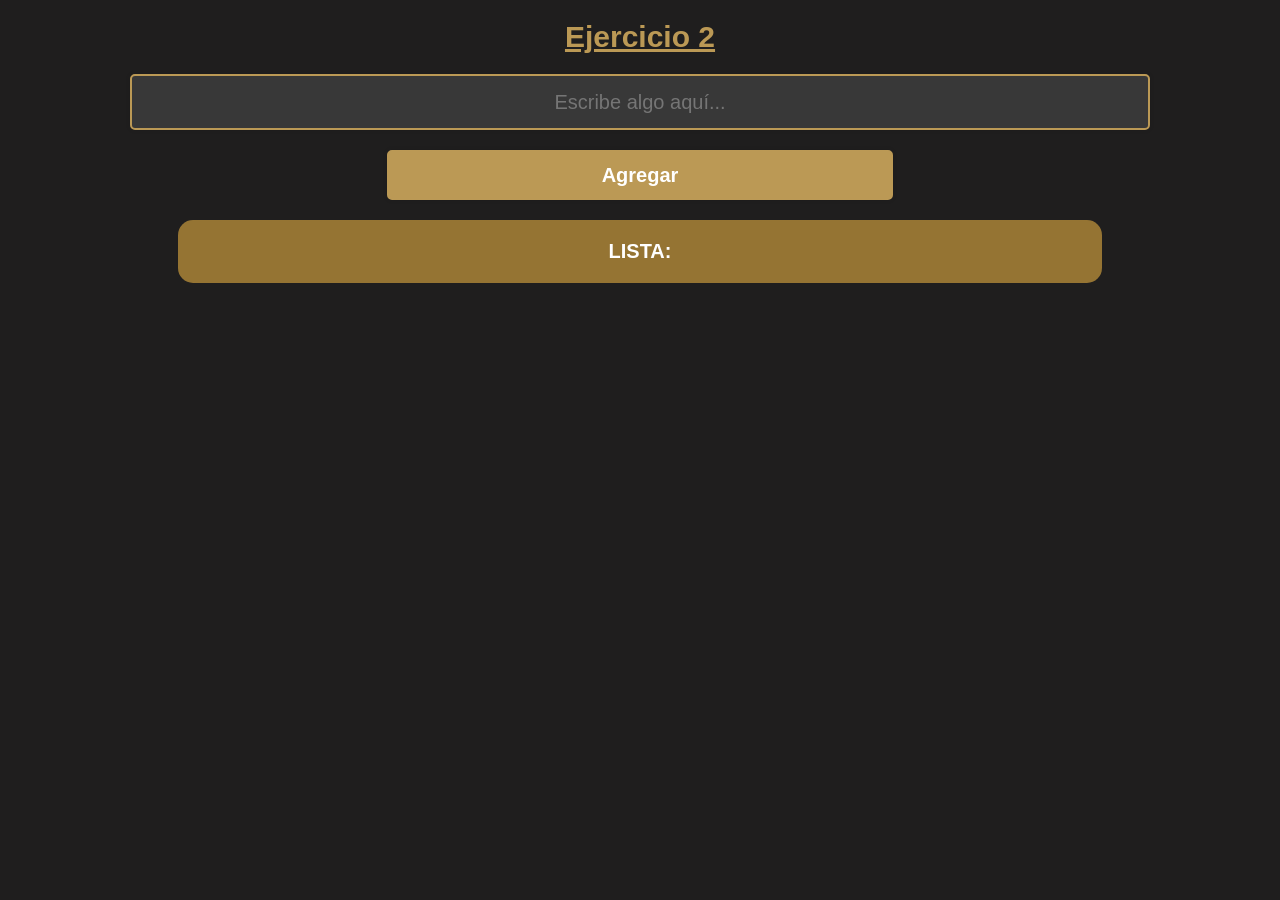
<file: TP2/Ejercicio 2/index.html>
<!DOCTYPE html>
<html lang="en">
<head>
    <meta charset="UTF-8">
    <meta name="viewport" content="width=device-width, initial-scale=1.0">
    <title>Ejercicio 2</title>
    <link rel="stylesheet" href="styles.css">
    <script src="script.js" defer></script>
</head>
<body>

    <h1 class="Titulo">Ejercicio 2</h1>

    <input type="text" id ="inputText" placeholder="Escribe algo aquí...">
    <button id="btn">Agregar</button>

    <ul id="list">LISTA:</ul>
</body>
</html>
</file>
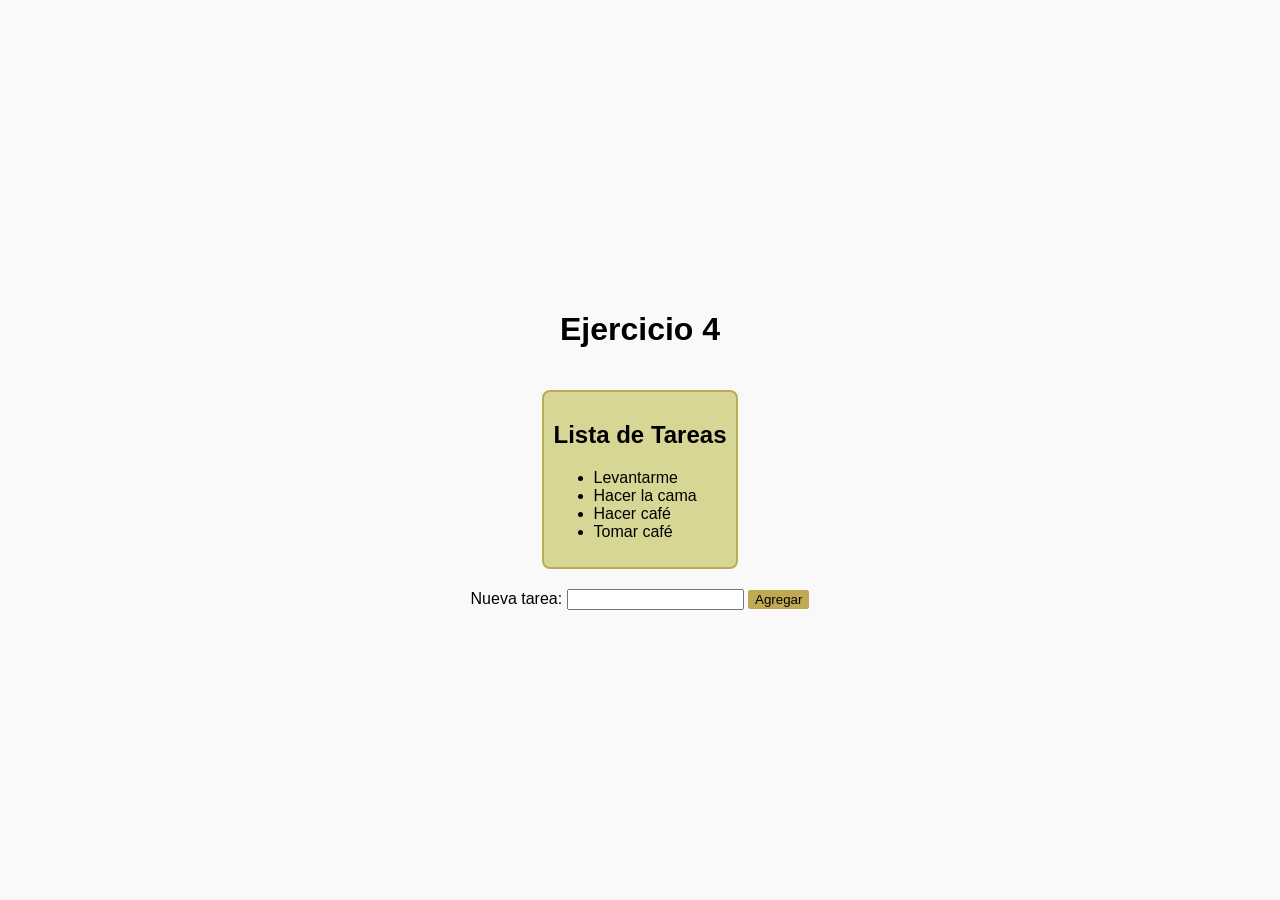
<file: TP2/Ejercicio 4/index.html>
<!DOCTYPE html>
<html lang="es">
<head>
    <meta charset="UTF-8">
    <title>Lista de Tareas</title>
    <link rel="stylesheet" href="styles.css">
    <script src="script.js" defer></script>
</head>
<body>
    <h1>Ejercicio  4</h1>
    <div class= lista> 
        <h2>Lista de Tareas</h2>
        <ul id="listatareas">
            <li>Levantarme</li>
            <li>Hacer la cama</li>
            <li>Hacer café</li>
            <li>Tomar café</li>
        </ul>
    </div>
    <form id="formulario">
        <label for="tarea">Nueva tarea:</label>
        <input type="text" id="tarea" required>
        <button type="submit">Agregar</button>
    </form>
</body>
</html>
</file>
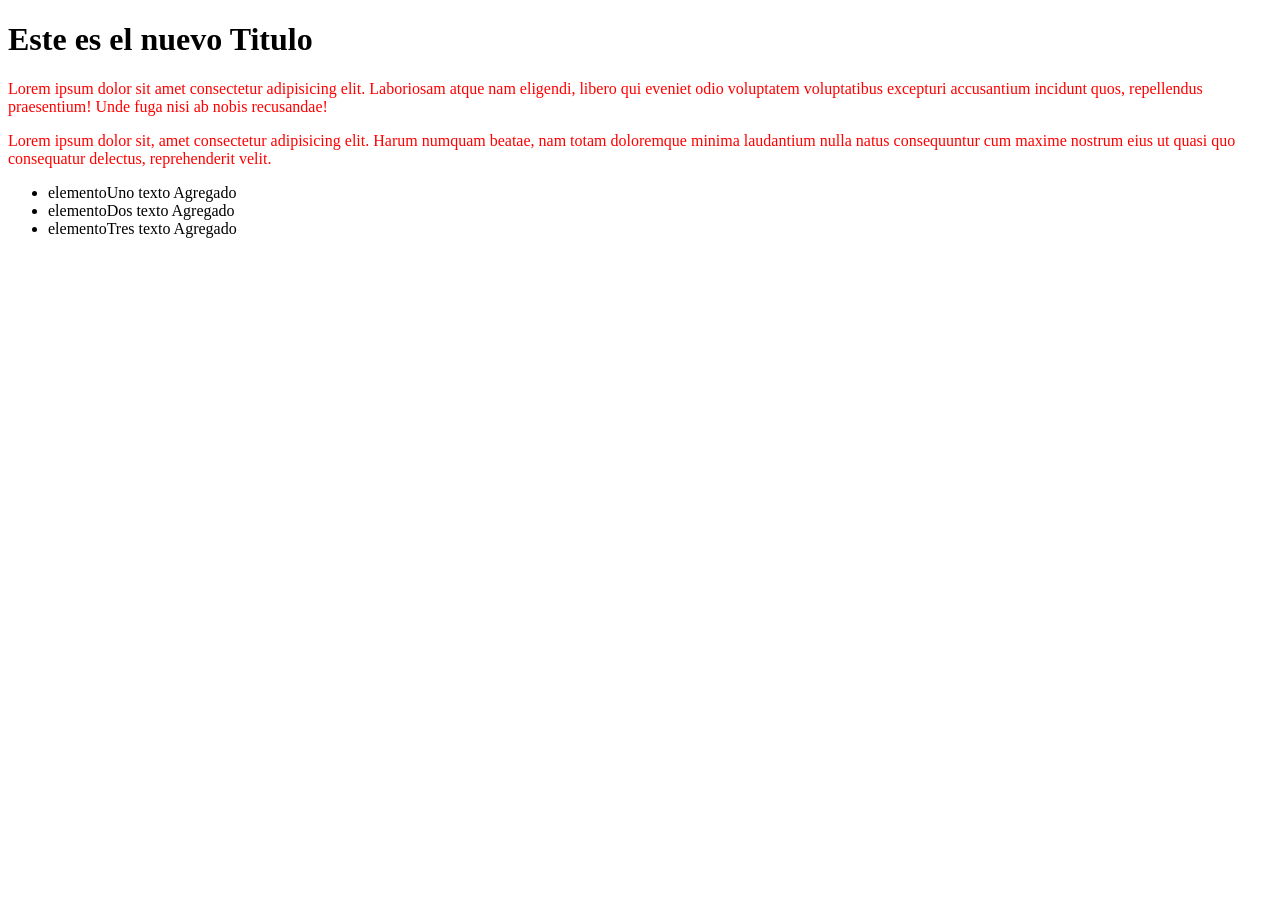
<file: TP2/Ejercicio1/index.html>
<!DOCTYPE html>
<html lang="es">
<head>
    <meta charset="UTF-8">
    <meta name="viewport" content="width=device-width, initial-scale=1.0">
    <title>Document</title>
</head>
<body>
    <h1 id="tituloPrincipal">Este es el titulo Principal</h1>
    <p class="parrafo">Lorem ipsum dolor sit amet consectetur adipisicing elit. Laboriosam atque nam eligendi, libero qui eveniet odio voluptatem voluptatibus excepturi accusantium incidunt quos, repellendus praesentium! Unde fuga nisi ab nobis recusandae!</p>
    <p class="parrafo">Lorem ipsum dolor sit, amet consectetur adipisicing elit. Harum numquam beatae, nam totam doloremque minima laudantium nulla natus consequuntur cum maxime nostrum eius ut quasi quo consequatur delectus, reprehenderit velit.</p>
    <div class="contenedor">
        <ul>
            <li>elementoUno</li>
            <li>elementoDos</li>
            <li>elementoTres</li>
        </ul>
    </div>
    <script type="module" src="script.js"></script> 
</body>
</html>
</file>
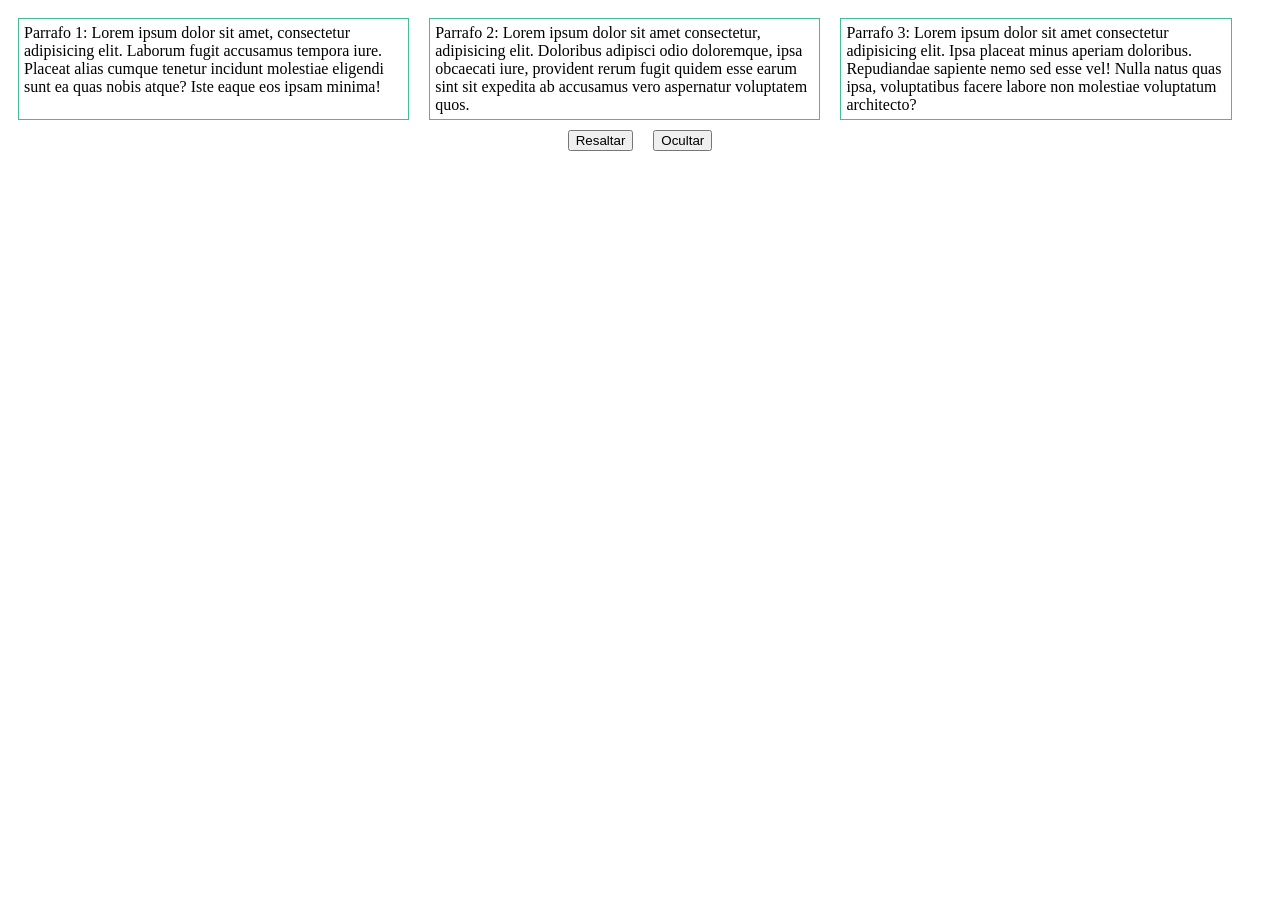
<file: TP2/Ejercicio3/index.html>
<!DOCTYPE html>
<html lang="en">
<head>
    <meta charset="UTF-8">
    <meta name="viewport" content="width=device-width, initial-scale=1.0">
    <link rel="stylesheet" href="styles.css">
    <title>Ejercicio 3</title>
</head>
<body>
    <div class="contenedor-parrafos">
        <p class="parrafo">Parrafo 1: Lorem ipsum dolor sit amet, consectetur adipisicing elit. Laborum fugit accusamus tempora iure. Placeat alias cumque tenetur incidunt molestiae eligendi sunt ea quas nobis atque? Iste eaque eos ipsam minima!</p>
        <p class="parrafo">Parrafo 2: Lorem ipsum dolor sit amet consectetur, adipisicing elit. Doloribus adipisci odio doloremque, ipsa obcaecati iure, provident rerum fugit quidem esse earum sint sit expedita ab accusamus vero aspernatur voluptatem quos.</p>
        <p class="parrafo">Parrafo 3: Lorem ipsum dolor sit amet consectetur adipisicing elit. Ipsa placeat minus aperiam doloribus. Repudiandae sapiente nemo sed esse vel! Nulla natus quas ipsa, voluptatibus facere labore non molestiae voluptatum architecto?</p>
    </div>
    <div class="contenedor-botones">
        <button id="Resaltar">Resaltar</button>
        <button id="Ocultar">Ocultar</button>
    </div>

    <script src="script.js"></script>
</body>
</html>
</file>
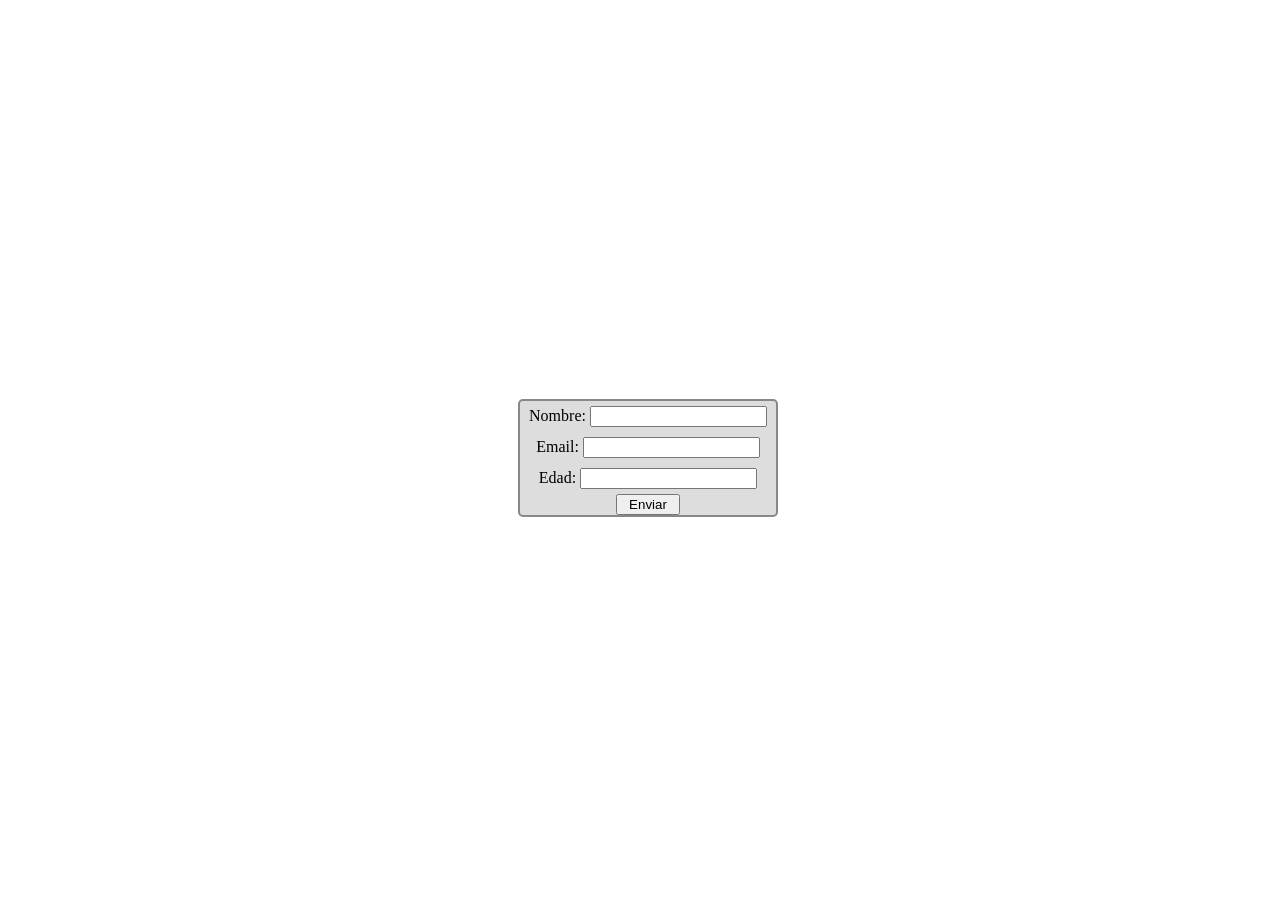
<file: TP2/Ejercicio5/index.html>
<!DOCTYPE html>
<html lang="en">
<head>
    <meta charset="UTF-8">
    <meta name="viewport" content="width=device-width, initial-scale=1.0">
    <link rel="stylesheet" href="styles.css">
    <title>Document</title>
</head>
<body>
    <form id="formulario">
        <div>
            <label for="nombre">Nombre: </label>
            <input type="text" id="nombre">
            <div class="error" id="errorNombre"></div>
        </div>
        <div>
            <label for="email">Email:</label>
            <input type="email" id="email">
            <div class="error" id="errorEmail"></div>
        </div>
        <div>
            <label for="edad">Edad: </label>
            <input type="text" id="edad">
            <div class="error" id="errorEdad"></div>
        </div>
        <button id="enviar" type="submit">Enviar</button>
    </form>

    <script src="script.js"></script>
</body>
</html>
</file>
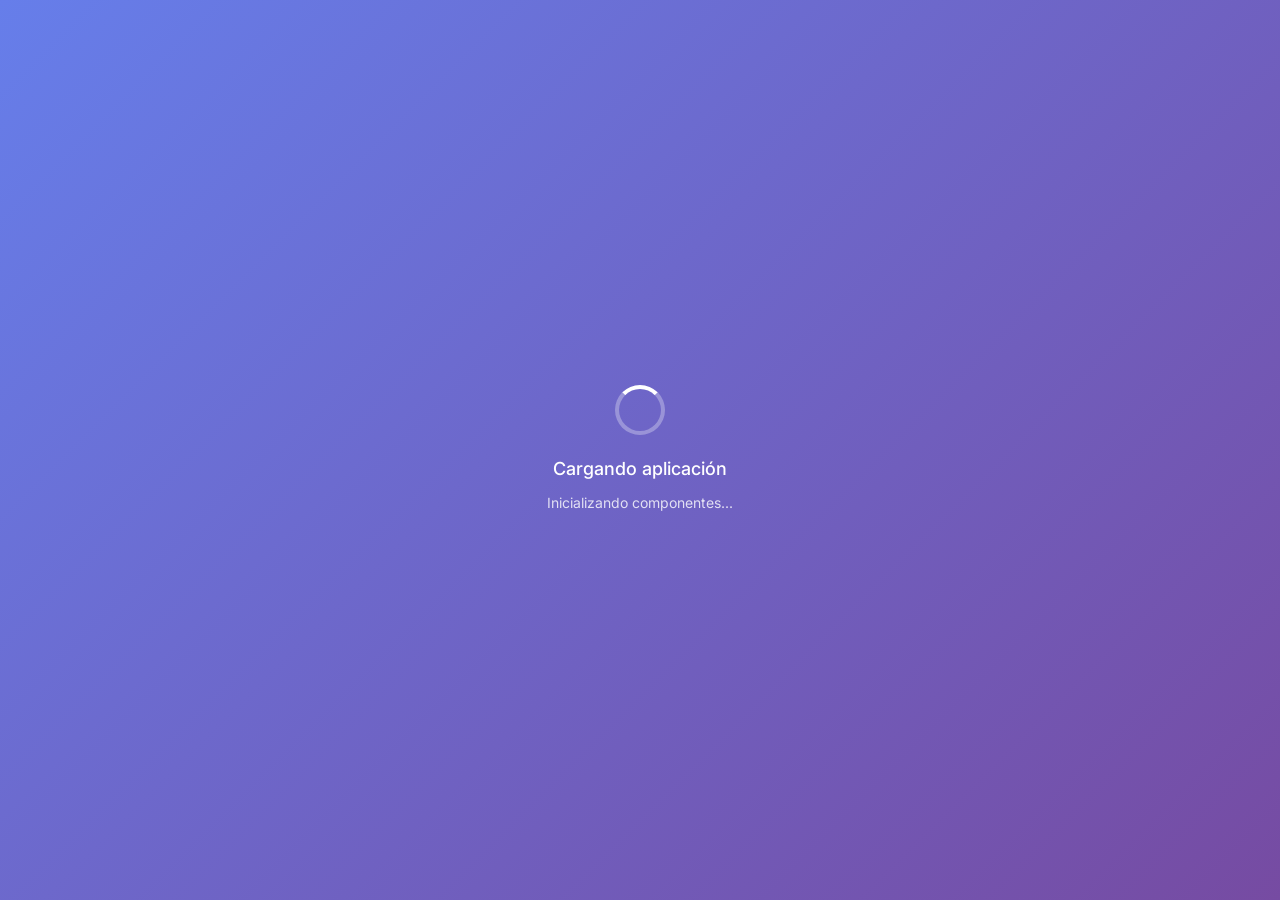
<file: Proyecto-Final/frontend/public/index.html>
<!DOCTYPE html>
<html lang="es">
<head>
  <meta charset="utf-8" />
  <link rel="icon" href="%PUBLIC_URL%/favicon.ico" />
  <meta name="viewport" content="width=device-width, initial-scale=1" />
  <meta name="theme-color" content="#000000" />
  <meta name="description" content="Aplicación web full-stack con React, Express y PostgreSQL" />
  <meta name="author" content="Tu Nombre" />
  
  <!-- Open Graph / Facebook -->
  <meta property="og:type" content="website" />
  <meta property="og:title" content="Mi Aplicación Web" />
  <meta property="og:description" content="Sistema web moderno construido con tecnologías actuales" />
  <meta property="og:image" content="%PUBLIC_URL%/og-image.png" />
  
  <!-- Twitter -->
  <meta property="twitter:card" content="summary_large_image" />
  <meta property="twitter:title" content="Mi Aplicación Web" />
  <meta property="twitter:description" content="Sistema web moderno construido con tecnologías actuales" />
  <meta property="twitter:image" content="%PUBLIC_URL%/twitter-image.png" />

  <!-- Apple Touch Icon -->
  <link rel="apple-touch-icon" href="%PUBLIC_URL%/logo192.png" />
  
  <!-- Manifest for PWA -->
  <link rel="manifest" href="%PUBLIC_URL%/manifest.json" />
  
  <!-- Preconnect to external domains for performance -->
  <link rel="preconnect" href="https://fonts.googleapis.com">
  <link rel="preconnect" href="https://fonts.gstatic.com" crossorigin>
  
  <!-- Google Fonts -->
  <link href="https://fonts.googleapis.com/css2?family=Inter:wght@300;400;500;600;700&display=swap" rel="stylesheet">
  
  <!-- Font Awesome for icons (opcional) -->
  <link rel="stylesheet" href="https://cdnjs.cloudflare.com/ajax/libs/font-awesome/6.4.0/css/all.min.css" integrity="sha512-iecdLmaskl7CVkqkXNQ/ZH/XLlvWZOJyj7Yy7tcenmpD1ypASozpmT/E0iPtmFIB46ZmdtAc9eNBvH0H/ZpiBw==" crossorigin="anonymous" referrerpolicy="no-referrer" />

  <title>Mi Aplicación Web</title>
  
  <!-- Inline CSS para loading spinner y optimizaciones iniciales -->
  <style>
    /* Reset básico */
    * {
      margin: 0;
      padding: 0;
      box-sizing: border-box;
    }

    /* Fuente base */
    body {
      font-family: 'Inter', -apple-system, BlinkMacSystemFont, 'Segoe UI', 'Roboto', 'Oxygen',
        'Ubuntu', 'Cantarell', 'Fira Sans', 'Droid Sans', 'Helvetica Neue',
        sans-serif;
      -webkit-font-smoothing: antialiased;
      -moz-osx-font-smoothing: grayscale;
      background-color: #f8fafc;
      color: #1a202c;
      line-height: 1.6;
    }

    /* Loading spinner mientras carga React */
    .loading-container {
      position: fixed;
      top: 0;
      left: 0;
      width: 100vw;
      height: 100vh;
      background: linear-gradient(135deg, #667eea 0%, #764ba2 100%);
      display: flex;
      flex-direction: column;
      justify-content: center;
      align-items: center;
      z-index: 9999;
    }

    .loading-spinner {
      width: 50px;
      height: 50px;
      border: 4px solid rgba(255, 255, 255, 0.3);
      border-top: 4px solid #ffffff;
      border-radius: 50%;
      animation: spin 1s linear infinite;
      margin-bottom: 20px;
    }

    .loading-text {
      color: white;
      font-size: 18px;
      font-weight: 500;
      text-align: center;
    }

    .loading-subtitle {
      color: rgba(255, 255, 255, 0.8);
      font-size: 14px;
      margin-top: 8px;
    }

    @keyframes spin {
      0% { transform: rotate(0deg); }
      100% { transform: rotate(360deg); }
    }

    /* Fade out animation cuando React toma control */
    .loading-container.fade-out {
      opacity: 0;
      transition: opacity 0.5s ease-out;
    }

    /* No-script fallback */
    .no-script-message {
      background: #fee;
      border: 1px solid #fcc;
      color: #a00;
      padding: 20px;
      margin: 20px;
      border-radius: 8px;
      text-align: center;
      font-weight: 500;
    }

    /* Estilos para desarrollo */
    .development-banner {
      background: linear-gradient(90deg, #ff6b6b, #ee5a24);
      color: white;
      text-align: center;
      padding: 8px;
      font-size: 12px;
      font-weight: 600;
      position: fixed;
      top: 0;
      left: 0;
      right: 0;
      z-index: 10000;
      display: none;
    }

    /* Show development banner only in development */
    body[data-env="development"] .development-banner {
      display: block;
    }

    body[data-env="development"] #root {
      margin-top: 32px;
    }
  </style>
</head>
<body>
<!--<body data-env="%NODE_ENV%"> 
      Banner de desarrollo 
  <div class="development-banner">
    🚧 MODO DESARROLLO - Esta aplicación está en desarrollo local
  </div>   -->

  <!-- Mensaje para usuarios sin JavaScript -->
  <noscript>
    <div class="no-script-message">
      <h2>🚨 JavaScript Requerido</h2>
      <p>Esta aplicación necesita JavaScript para funcionar correctamente.</p>
      <p>Por favor, habilita JavaScript en tu navegador y recarga la página.</p>
      <p>
        <strong>Instrucciones:</strong><br>
        • Chrome/Firefox: Configuración → Privacidad y seguridad → Configuración del sitio → JavaScript<br>
        • Safari: Preferencias → Seguridad → Habilitar JavaScript
      </p>
    </div>
  </noscript>

  <!-- Loading screen mientras React carga -->
  <div id="loading" class="loading-container">
    <div class="loading-spinner"></div>
    <div class="loading-text">Cargando aplicación</div>
    <div class="loading-subtitle">Inicializando componentes...</div>
  </div>

  <!-- Contenedor principal donde React se monta -->
  <div id="root"></div>

  <!-- Script para ocultar loading cuando React esté listo -->
  <script>
    // Ocultar loading screen cuando React tome control
    function hideLoading() {
      const loadingElement = document.getElementById('loading');
      if (loadingElement) {
        loadingElement.classList.add('fade-out');
        setTimeout(() => {
          loadingElement.style.display = 'none';
        }, 500);
      }
    }

    // Detectar cuando React ha montado
    const observer = new MutationObserver((mutations) => {
      mutations.forEach((mutation) => {
        if (mutation.type === 'childList') {
          const root = document.getElementById('root');
          if (root && root.children.length > 0) {
            hideLoading();
            observer.disconnect();
          }
        }
      });
    });

    // Observar cambios en el div root
    const rootElement = document.getElementById('root');
    if (rootElement) {
      observer.observe(rootElement, { childList: true });
    }

    // Fallback: ocultar loading después de 10 segundos máximo
    setTimeout(hideLoading, 10000);

    // Console message para desarrolladores
    console.log(`
    🚀 Aplicación Full-Stack
    ========================
    Frontend: React 18
    Backend: Express + Sequelize
    Base de datos: PostgreSQL
    Containerización: Docker
    
    Endpoints disponibles:
    • Frontend: http://localhost:3000
    • API: http://localhost:3001/api
    • pgAdmin: http://localhost:5050
    • Docs: Ver README.md
    
    Happy coding! 🎉
    `);
  </script>

  <!-- Service Worker para PWA (opcional) -->
  <script>
    if ('serviceWorker' in navigator && process.env.NODE_ENV === 'production') {
      window.addEventListener('load', () => {
        navigator.serviceWorker.register('%PUBLIC_URL%/sw.js')
          .then((registration) => {
            console.log('SW registered: ', registration);
          })
          .catch((registrationError) => {
            console.log('SW registration failed: ', registrationError);
          });
      });
    }
  </script>
</body>
</html>
</file>
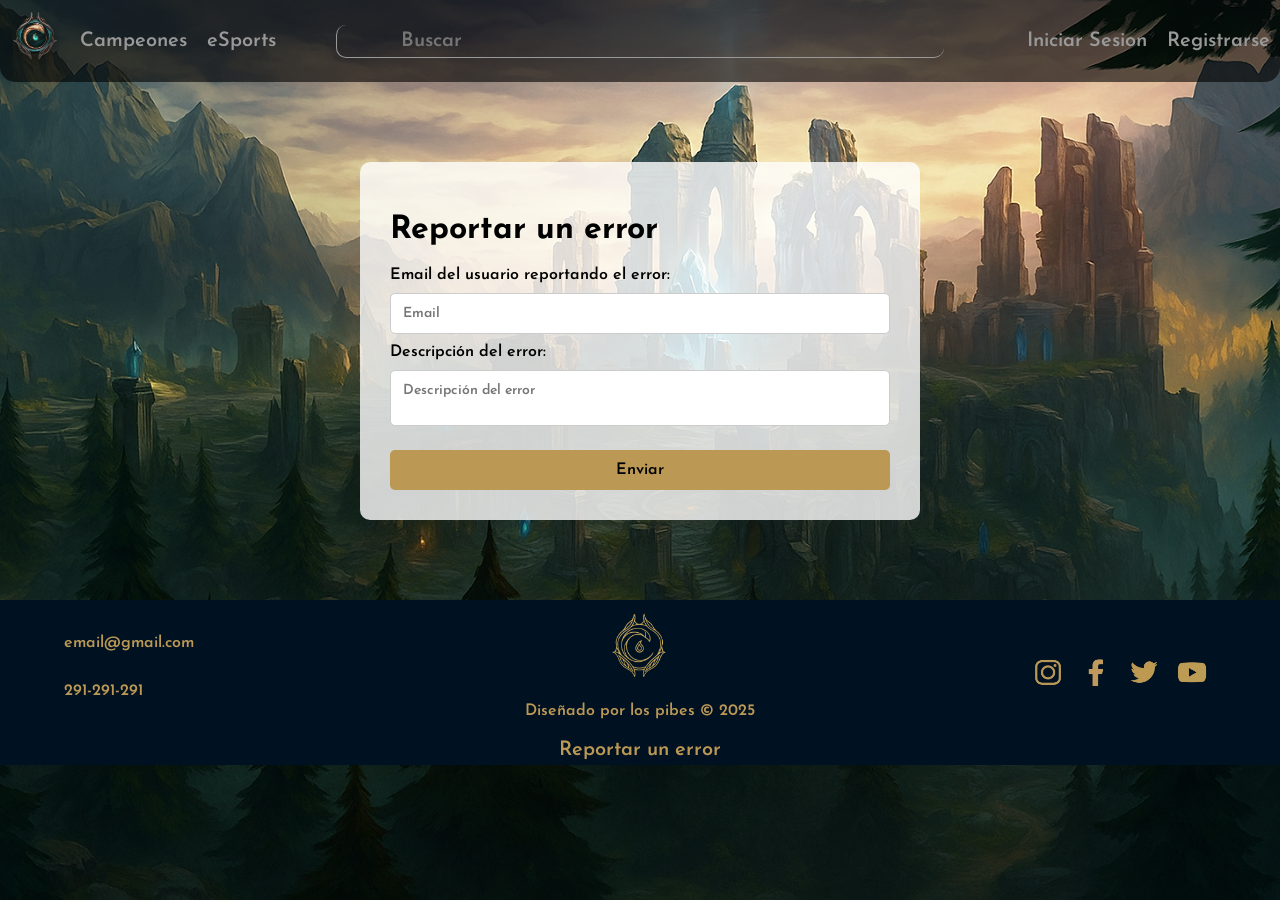
<file: html/BugReport.html>
<!DOCTYPE html>
<html lang="es">
<head>
    <meta charset="UTF-8">
    <meta name="viewport" content="width=device-width, initial-scale=1.0">
    <link rel="stylesheet" href="../css/main.css">  
    <link rel="icon" href="../img/logo.png" type="image/png">    
    <title>Reportar un error</title>
</head>
<body>
    <header>
        <div class="links_header articulos_header">
            <a href="index.html"> <img src="../img/logo.png" alt="logoPage" title="Home" class="img_header"> </a>
            <a href="servicios.html">Campeones</a>
            <a href=" https://lolesports.com/es-MX/" target="_blank">eSports</a>
        </div>
        <input type="text" placeholder="Buscar" class="barra_header">
        <div class="form_sesiones_header articulos_header">
            <a href="iniciarsesion.html">Iniciar Sesion</a>
            <a href="registrarse.html">Registrarse</a>
        </div>
        
    </header>


    <main>
        <div class="formulario_reporte_error">
            <h1>Reportar un error</h1>
            <form>
                <label for="usuario">Email del usuario reportando el error:</label>
                <input type="email" placeholder="Email" required>
                <br>
                <label for="error">Descripción del error:</label>
                <textarea placeholder="Descripción del error" required></textarea>
                <br>
                <button type="submit">Enviar</button>
            </form>
        </div>
    </main>

    <footer>
        <div class="enlaces_footer">
            <div class="contacto">
                <p>email@gmail.com</p>
                <p>291-291-291</p>
            </div>
            <div class="creditos">
                <img src="../img/logo_creditos.png" alt="logoCreditos">
                <p>Diseñado por los pibes © 2025</p>
            </div>
            <div class="redes">
                <a href=" https://www.instagram.com/leagueoflegends/"><img src="../img/icon_instagram.png" alt="Instagram" title="Instagram"></a>
                <a href=" https://www.facebook.com/leagueoflegends/?locale=es_LA"><img src="../img/icon_facebook.png" alt="Facebook" title="Facebook"></a>
                <a href=" https://x.com/leagueoflegends"><img src="../img/icon_x.png" alt="Tweeter" title="Tweeter"></a>
                <a href=" https://www.youtube.com/leagueoflegends"><img src="../img/inco_youtube.png" alt="Youtube" title="Youtube"></a>
            </div>
        </div>
        <div class="bug_report">
            <a href="bugreport.html">Reportar un error</a>
        </div>
    </footer>

    
</footer>
</body>
</html>
</file>
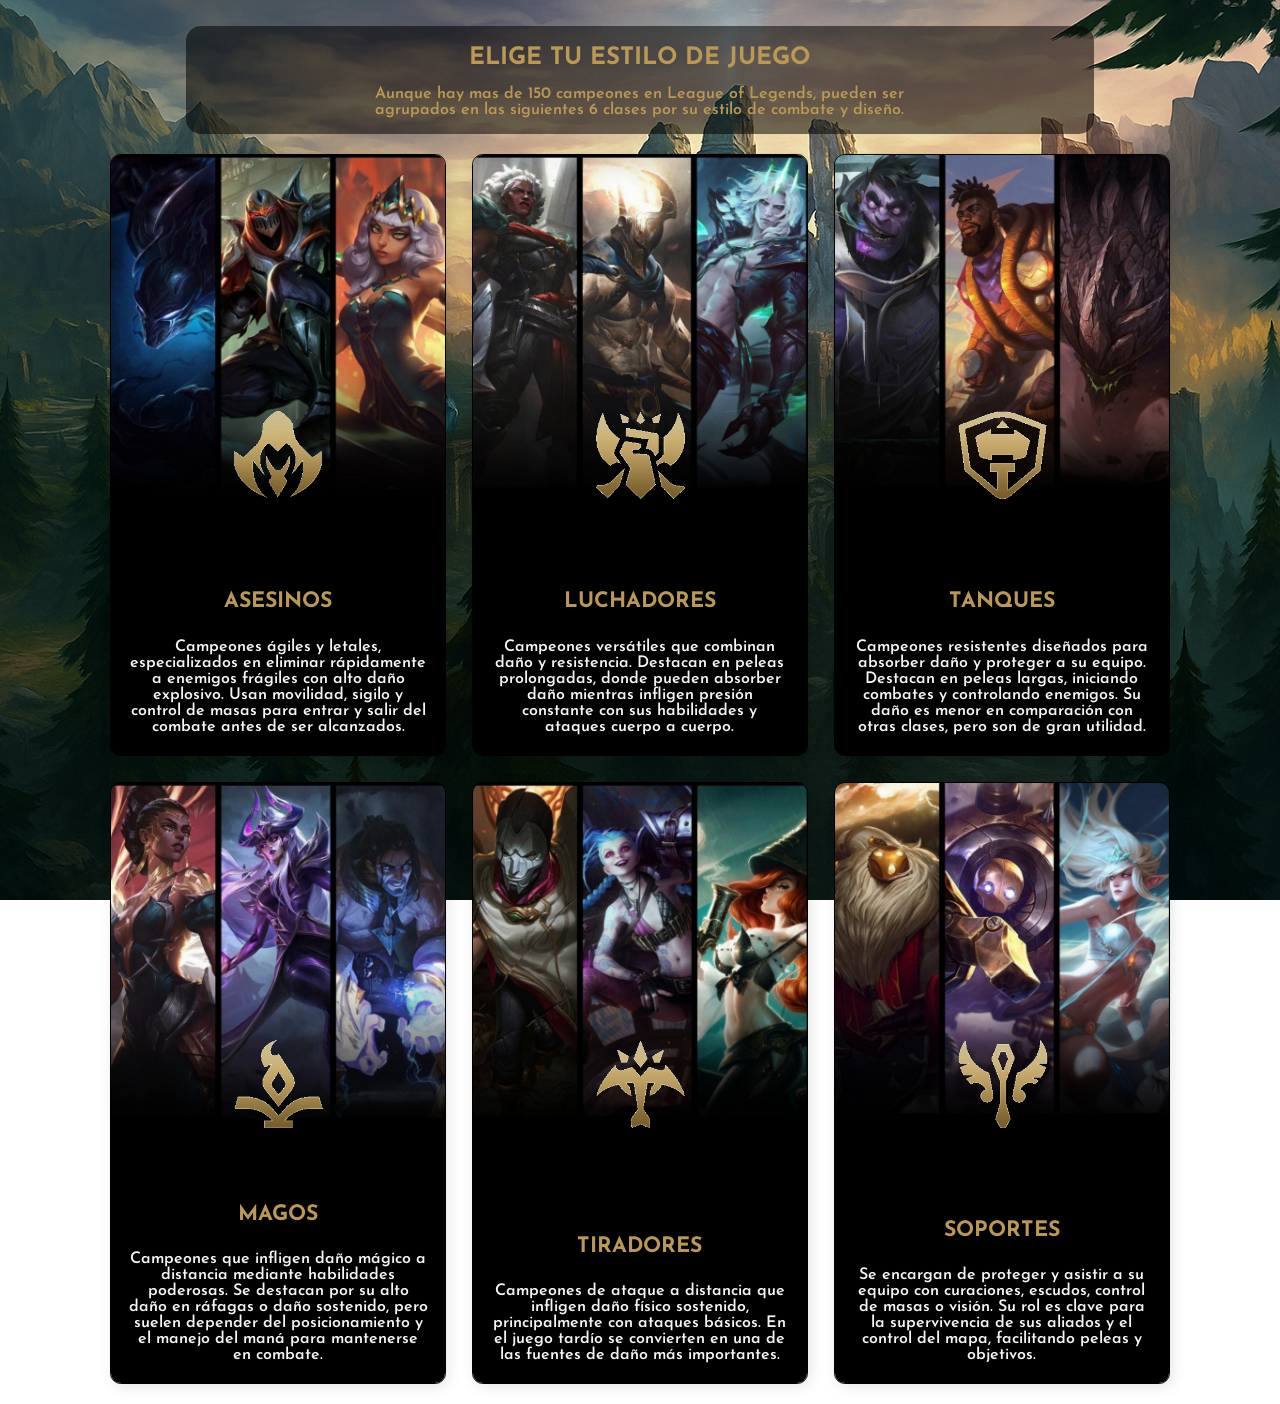
<file: html/cards.html>
<!DOCTYPE html>
<html lang="en">
<head>
    <meta charset="UTF-8">
    <meta name="viewport" content="width=device-width, initial-scale=1.0">
    <title>Cards</title>
    <link rel="stylesheet" href="../css/main.css">
</head>
<body>
    <main>
        <div class="main-cards">
            <div class="encabezado-cards">
                <h2>ELIGE TU ESTILO DE JUEGO</h2>
                <p>Aunque hay mas de 150 campeones en League of Legends, pueden ser agrupados en las siguientes 6 clases por su estilo de combate y diseño.</p>
            </div>
        </div>
        <section class="container">
            <div class="card abrir-modal" data-modal="ModalAse">
                <img src="../img/Cards/asesinos.jpg" alt="asesinos_fondo" class="fondo">
                <img src="../img/Cards/asesinos_logo.png" alt="asesinos_logo" class="logo">
                <div class="texto">
                    <h2 class="titulo">ASESINOS</h2>
                    <p class="descripcion">Campeones ágiles y letales, especializados en eliminar rápidamente a enemigos frágiles con alto daño explosivo. Usan movilidad, sigilo y control de masas para entrar y salir del combate antes de ser alcanzados.</p>
                </div>           
            </div>
            <div class="card abrir-modal" data-modal="ModalLuc">
                <img src="../img/Cards/luchadores.jpg" alt="luchadores_fondo" class="fondo">
                <img src="../img/Cards/luchadores_logo.png" alt="luchadores_logo" class="logo">
                <div class="texto">
                    <h2 class="titulo">LUCHADORES</h2>
                    <p class="descripcion">Campeones versátiles que combinan daño y resistencia. Destacan en peleas prolongadas, donde pueden absorber daño mientras infligen presión constante con sus habilidades y ataques cuerpo a cuerpo.</p>
                </div>     
            </div>
            <div class="card abrir-modal" data-modal="ModalTan">
                <img src="../img/Cards/tanques.jpg" alt="tanques_fondo" class="fondo">
                <img src="../img/Cards/tanques_logo.png" alt="tanques_logo" class="logo">
                <div class="texto">
                    <h2 class="titulo">TANQUES</h2>
                    <p class="descripcion">Campeones resistentes diseñados para absorber daño y proteger a su equipo. Destacan en peleas largas, iniciando combates y controlando enemigos. Su daño es menor en comparación con otras clases, pero son de gran utilidad.</p>
                </div>           
            </div>
            <div class="card abrir-modal" data-modal="ModalMag">
                <img src="../img/Cards/magos.jpg" alt="magos_fondo" class="fondo">
                <img src="../img/Cards/magos_logo.png" alt="magos_logo" class="logo">
                <div class="texto">
                    <h2 class="titulo">MAGOS</h2>
                    <p class="descripcion"> Campeones que infligen daño mágico a distancia mediante habilidades poderosas. Se destacan por su alto daño en ráfagas o daño sostenido, pero suelen depender del posicionamiento y el manejo del maná para mantenerse en combate.</p>
                </div>
            </div>
            <div class="card abrir-modal" data-modal="ModalTir"> 
                <img src="../img/Cards/tiradores.jpg" alt="tiradores_fondo" class="fondo">
                <img src="../img/Cards/tiradores_logo.png" alt="tiradores_logo" class="logo">
                <div class="texto">
                    <h2 class="titulo">TIRADORES</h2>
                    <p class="descripcion">Campeones de ataque a distancia que infligen daño físico sostenido, principalmente con ataques básicos. En el juego tardío se convierten en una de las fuentes de daño más importantes.</p>
                </div>            
            </div>
            <div class="card abrir-modal" data-modal="ModalSop">
                <img src="../img/Cards/soportes.jpg" alt="soportes_fondo" class="fondo">
                <img src="../img/Cards/soportes_logo.png" alt="soportes_logo" class="logo">
                <div class="texto">
                    <h2 class="titulo">SOPORTES</h2>
                    <p class="descripcion">Se encargan de proteger y asistir a su equipo con curaciones, escudos, control de masas o visión. Su rol es clave para la supervivencia de sus aliados y el control del mapa, facilitando peleas y objetivos.</p>
                </div>            
            </div>
        </section>
    </main>
</body>
</html>
</file>
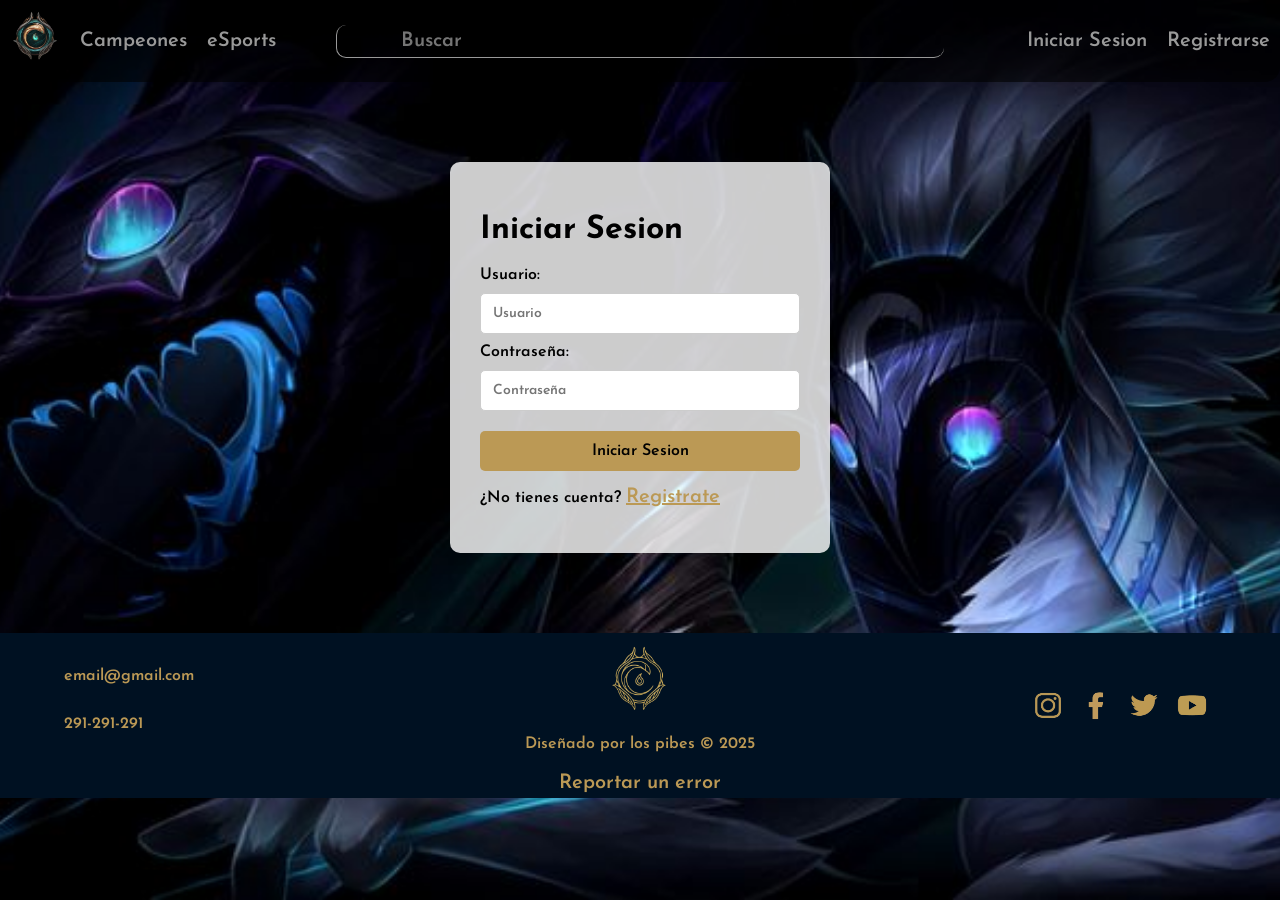
<file: html/IniciarSesion.html>
<!DOCTYPE html>
<html lang="es">
<head>
    <meta charset="UTF-8">
    <meta name="viewport" content="width=device-width, initial-scale=1.0">
    <link rel="stylesheet" href="../css/main.css"> 
    <link rel="icon" href="../img/logo.png" type="image/png">     
    <title>Inicio de sesion</title>
</head>
<body class="body_inicio_sesion">
    <header>
        <div class="links_header articulos_header">
            <a href="index.html"> <img src="../img/logo.png" alt="logoPage" title="Home" class="img_header"> </a>
            <a href="servicios.html">Campeones</a>
            <a href=" https://lolesports.com/es-MX/" target="_blank">eSports</a>
        </div>
        <input type="text" placeholder="Buscar" class="barra_header">
        <div class="form_sesiones_header articulos_header">
            <a href="iniciarsesion.html">Iniciar Sesion</a>
            <a href="registrarse.html">Registrarse</a>
        </div>
        
    </header>

    <main>
        <div class="formulario_inicio_sesion">
            <h1>Iniciar Sesion</h1>
            <form>
                <label for="usuario">Usuario:</label>
                <input type="text" placeholder="Usuario" required>
                <br>
                <label for="contraseña">Contraseña:</label>
                <input type="password" placeholder="Contraseña" required>
                <br>
                <button type="submit">Iniciar Sesion</button>
            </form>
            <p>¿No tienes cuenta? <a href="registrarse.html">Registrate</a></p>
        </div>
    </main>

    <footer>
        <div class="enlaces_footer">
            <div class="contacto">
                <p>email@gmail.com</p>
                <p>291-291-291</p>
            </div>
            <div class="creditos">
                <img src="../img/logo_creditos.png" alt="logoCreditos">
                <p>Diseñado por los pibes © 2025</p>
            </div>
            <div class="redes">
                <a href=" https://www.instagram.com/leagueoflegends/"><img src="../img/icon_instagram.png" alt="Instagram" title="Instagram"></a>
                <a href=" https://www.facebook.com/leagueoflegends/?locale=es_LA"><img src="../img/icon_facebook.png" alt="Facebook" title="Facebook"></a>
                <a href=" https://x.com/leagueoflegends"><img src="../img/icon_x.png" alt="Tweeter" title="Tweeter"></a>
                <a href=" https://www.youtube.com/leagueoflegends"><img src="../img/inco_youtube.png" alt="Youtube" title="Youtube"></a>
            </div>
        </div>
        <div class="bug_report">
            <a href="bugreport.html">Reportar un error</a>
        </div>
    </footer>
    
</footer>
</body>
</html>
</file>
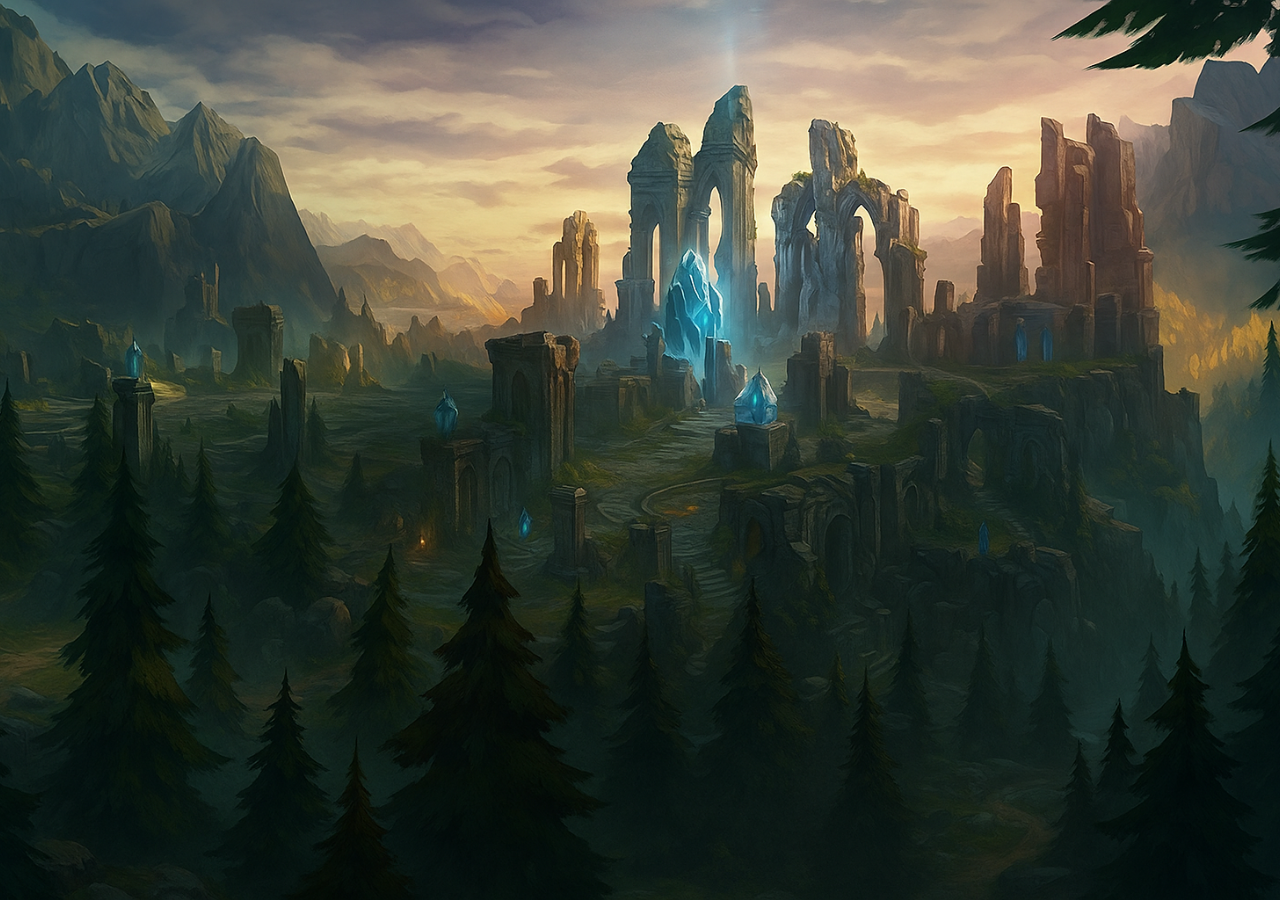
<file: html/modales.html>
<!DOCTYPE html>
<html lang="en">
<head>
    <meta charset="UTF-8">
    <meta name="viewport" content="width=device-width, initial-scale=1.0">
    <title>Modales</title>
    <link rel="stylesheet" href="../css/main.css">
</head>
<body>
    <!-- Modal Asesinos -->
    <div id="ModalAse" class="modal">
        <div class="modal-content">
            <img class="cerrar" id="cerrarModal" src="../img/Icono-X.png" alt="IconoCerrar">
            <h2> Campeones Asesinos de League of Legends </h2>
            <div class="contenedor">
                <a href="https://www.leagueoflegends.com/es-es/champions/ahri/"><img src="../img/Campeones/Asesinos/Ahri_0.jpg" alt="Ahri"><span>Ahri</span></a>
                <a href="https://www.leagueoflegends.com/es-es/champions/akali/"><img src="../img/Campeones/Asesinos/Akali_0.jpg" alt="Akali"><span>Akali</span></a>
                <a href="https://www.leagueoflegends.com/es-es/champions/akshan/"><img src="../img/Campeones/Asesinos/Akshan_0.jpg" alt="Akshan"><span>Akshan</span></a>
                <a href="https://www.leagueoflegends.com/es-es/champions/diana/"><img src="../img/Campeones/Asesinos/Diana_0.jpg" alt="Diana"><span>Diana</span></a>
                <a href="https://www.leagueoflegends.com/es-es/champions/ekko/"><img src="../img/Campeones/Asesinos/Ekko_0.jpg" alt="Ekko"><span>Ekko</span></a>
                <a href="https://www.leagueoflegends.com/es-es/champions/elise/"><img src="../img/Campeones/Asesinos/Elise_0.jpg" alt="Elise"><span>Elise</span></a>
                <a href="https://www.leagueoflegends.com/es-es/champions/evelynn/"><img src="../img/Campeones/Asesinos/Evelynn_0.jpg" alt="Evelynn"><span>Evelynn</span></a>
                <a href="https://www.leagueoflegends.com/es-es/champions/fizz/"><img src="../img/Campeones/Asesinos/Fizz_0.jpg" alt="Fizz"><span>Fizz</span></a>
                <a href="https://www.leagueoflegends.com/es-es/champions/katarina/"><img src="../img/Campeones/Asesinos/Katarina_0.jpg" alt="Katarina"><span>Katarina</span></a>
                <a href="https://www.leagueoflegends.com/es-es/champions/kayn/"><img src="../img/Campeones/Asesinos/Kayn_0.jpg" alt="Kayn"><span>Kayn</span></a>
                <a href="https://www.leagueoflegends.com/es-es/champions/khazix/"><img src="../img/Campeones/Asesinos/Khazix_0.jpg" alt="Kha'zix"><span>Kha'zix</span></a>
                <a href="https://www.leagueoflegends.com/es-es/champions/naafiri/"><img src="../img/Campeones/Asesinos/Naafiri_0.jpg" alt="Naafiri"><span>Naafiri</span></a>
                <a href="https://www.leagueoflegends.com/es-es/champions/nidalee/"><img src="../img/Campeones/Asesinos/Nidalee_0.jpg" alt="Nidalee"><span>Nidalee</span></a>
                <a href="https://www.leagueoflegends.com/es-es/champions/nocturne/"><img src="../img/Campeones/Asesinos/Nocturne_0.jpg" alt="Nocturne"><span>Nocturne</span></a>
                <a href="https://www.leagueoflegends.com/es-es/champions/pyke/"><img src="../img/Campeones/Asesinos/Pyke_0.jpg" alt="Pyke"><span>Pyke</span></a>
                <a href="https://www.leagueoflegends.com/es-es/champions/qiyana/"><img src="../img/Campeones/Asesinos/Qiyana_0.jpg" alt="Qiyana"><span>Qiyana</span></a>
                <a href="https://www.leagueoflegends.com/es-es/champions/quinn/"><img src="../img/Campeones/Asesinos/Quinn_0.jpg" alt="Quinn"><span>Quinn</span></a>
                <a href="https://www.leagueoflegends.com/es-es/champions/rengar/"><img src="../img/Campeones/Asesinos/Rengar_0.jpg" alt="Rengar"><span>Rengar</span></a>
                <a href="https://www.leagueoflegends.com/es-es/champions/shaco/"><img src="../img/Campeones/Asesinos/Shaco_0.jpg" alt="Shaco"><span>Shaco</span></a>
                <a href="https://www.leagueoflegends.com/es-es/champions/talon/"><img src="../img/Campeones/Asesinos/Talon_0.jpg" alt="Talon"><span>Talon</span></a>
                <a href="https://www.leagueoflegends.com/es-es/champions/zed/"><img src="../img/Campeones/Asesinos/Zed_0.jpg" alt="Zed"><span>Zed</span></a>
            </div>
        </div>
    </div>
    <!-- Modal Luchadores -->
    <div id="ModalLuc" class="modal">
        <div class="modal-content">
            <img class="cerrar" id="cerrarModal" src="../img/Icono-X.png" alt="IconoCerrar">
            <h2> Campeones Luchadores de League of Legends </h2>
            <div class="contenedor">
                <a href="https://www.leagueoflegends.com/es-es/champions/aatrox/"><img src="../img/Campeones/Luchadores/Aatrox.png" alt="Aatrox"><span>Aatrox</span></a>
                <a href="https://www.leagueoflegends.com/es-es/champions/ambessa/"><img src="../img/Campeones/Luchadores/Ambessa_0.png" alt="Ambessa"><span>Ambessa</span></a>
                <a href="https://www.leagueoflegends.com/es-es/champions/belveth/"><img src="../img/Campeones/Luchadores/Belveth_0.png" alt="Belveth"><span>Bel'veth</span></a>
                <a href="https://www.leagueoflegends.com/es-es/champions/briar/"><img src="../img/Campeones/Luchadores/Briar_0.png" alt="Briar"><span>Briar</span></a>
                <a href="https://www.leagueoflegends.com/es-es/champions/darius/"><img src="../img/Campeones/Luchadores/Darius_0.png" alt="Darius"><span>Darius</span></a>
                <a href="https://www.leagueoflegends.com/es-es/champions/fiora/"><img src="../img/Campeones/Luchadores/Fiora_0.png" alt="Fiora"><span>Fiora</span></a>
                <a href="https://www.leagueoflegends.com/es-es/champions/gangplank/"><img src="../img/Campeones/Luchadores/Gangplank_0.png" alt="Gangplank"><span>Gangplank</span></a>
                <a href="https://www.leagueoflegends.com/es-es/champions/garen/"><img src="../img/Campeones/Luchadores/Garen_0.png" alt="Garen"><span>Garen</span></a>
                <a href="https://www.leagueoflegends.com/es-es/champions/gnar/"><img src="../img/Campeones/Luchadores/Gnar_0.png" alt="Gnar"><span>Gnar</span></a>
                <a href="https://www.leagueoflegends.com/es-es/champions/gwen/"><img src="../img/Campeones/Luchadores/Gwen_0.png" alt="Gwen"><span>Gwen</span></a>
                <a href="https://www.leagueoflegends.com/es-es/champions/hecarim/"><img src="../img/Campeones/Luchadores/Hecarim_0.png" alt="Hecarim"><span>Hecarim</span></a>
                <a href="https://www.leagueoflegends.com/es-es/champions/illaoi/"><img src="../img/Campeones/Luchadores/Illaoi_0.png" alt="Illaoi"><span>Illaoi</span></a>
                <a href="https://www.leagueoflegends.com/es-es/champions/irelia/"><img src="../img/Campeones/Luchadores/Irelia_0.png" alt="Irelia"><span>Irelia</span></a>
                <a href="https://www.leagueoflegends.com/es-es/champions/jarvaniv/"><img src="../img/Campeones/Luchadores/JarvanIV_0.png" alt="JarvanIV"><span>JarvanIV</span></a>
                <a href="https://www.leagueoflegends.com/es-es/champions/jax/"><img src="../img/Campeones/Luchadores/Jax_0.png" alt="Jax"><span>Jax</span></a>
                <a href="https://www.leagueoflegends.com/es-es/champions/jayce/"><img src="../img/Campeones/Luchadores/Jayce_0.png" alt="Jayce"><span>Jayce</span></a>
                <a href="https://www.leagueoflegends.com/es-es/champions/kayle/"><img src="../img/Campeones/Luchadores/Kayle_0.png" alt="Kayle"><span>Kayle</span></a>
                <a href="https://www.leagueoflegends.com/es-es/champions/kled/"><img src="../img/Campeones/Luchadores/Kled_0.png" alt="Kled"><span>Kled</span></a>
                <a href="https://www.leagueoflegends.com/es-es/champions/leesin/"><img src="../img/Campeones/Luchadores/LeeSin_0.png" alt="LeeSin"><span>LeeSin</span></a>
                <a href="https://www.leagueoflegends.com/es-es/champions/masteryi/"><img src="../img/Campeones/Luchadores/MasterYi_0.png" alt="MasterYi"><span>MasterYi</span></a>
                <a href="https://www.leagueoflegends.com/es-es/champions/mordekaiser/"><img src="../img/Campeones/Luchadores/Mordekaiser_0.png" alt="Mordekaiser"><span>Mordekaiser</span></a>
                <a href="https://www.leagueoflegends.com/es-es/champions/nasus/"><img src="../img/Campeones/Luchadores/Nasus_0.png" alt="Nasus"><span>Nasus</span></a>
                <a href="https://www.leagueoflegends.com/es-es/champions/olaf/"><img src="../img/Campeones/Luchadores/Olaf_0.png" alt="Olaf"><span>Olaf</span></a>
                <a href="https://www.leagueoflegends.com/es-es/champions/pantheon/"><img src="../img/Campeones/Luchadores/Pantheon_0.png" alt="Pantheon"><span>Pantheon</span></a>
                <a href="https://www.leagueoflegends.com/es-es/champions/reksai/"><img src="../img/Campeones/Luchadores/RekSai_0.png" alt="RekSai"><span>Rek'Sai</span></a>
                <a href="https://www.leagueoflegends.com/es-es/champions/renekton/"><img src="../img/Campeones/Luchadores/Renekton_0.png" alt="Renekton"><span>Renekton</span></a>
                <a href="https://www.leagueoflegends.com/es-es/champions/riven/"><img src="../img/Campeones/Luchadores/Riven_0.png" alt="Riven"><span>Riven</span></a>
                <a href="https://www.leagueoflegends.com/es-es/champions/rumble/"><img src="../img/Campeones/Luchadores/Rumble_0.png" alt="Rumble"><span>Rumble</span></a>
                <a href="https://www.leagueoflegends.com/es-es/champions/sett/"><img src="../img/Campeones/Luchadores/Sett_0.png" alt="Sett"><span>Sett</span></a>
                <a href="https://www.leagueoflegends.com/es-es/champions/shen/"><img src="../img/Campeones/Luchadores/Shen_0.png" alt="Shen"><span>Shen</span></a>
                <a href="https://www.leagueoflegends.com/es-es/champions/shyvana/"><img src="../img/Campeones/Luchadores/Shyvana_0.png" alt="Shyvana"><span>Shyvana</span></a>
                <a href="https://www.leagueoflegends.com/es-es/champions/swain/"><img src="../img/Campeones/Luchadores/Swain_0.png" alt="Swain"><span>Swain</span></a>
                <a href="https://www.leagueoflegends.com/es-es/champions/teemo/"><img src="../img/Campeones/Luchadores/Teemo_0.png" alt="Teemo"><span>Teemo</span></a>
                <a href="https://www.leagueoflegends.com/es-es/champions/trundle/"><img src="../img/Campeones/Luchadores/Trundle_0.png" alt="Trundle"><span>Trundle</span></a>
                <a href="https://www.leagueoflegends.com/es-es/champions/tryndamere/"><img src="../img/Campeones/Luchadores/Tryndamere_0.png" alt="Tryndamere"><span>Tryndamere</span></a>
                <a href="https://www.leagueoflegends.com/es-es/champions/udyr/"><img src="../img/Campeones/Luchadores/Udyr_0.png" alt="Udyr"><span>Udyr</span></a>
                <a href="https://www.leagueoflegends.com/es-es/champions/urgot/"><img src="../img/Campeones/Luchadores/Urgot_0.png" alt="Urgot"><span>Urgot</span></a>
                <a href="https://www.leagueoflegends.com/es-es/champions/vi/"><img src="../img/Campeones/Luchadores/Vi_0.png" alt="Vi"><span>Vi</span></a>
                <a href="https://www.leagueoflegends.com/es-es/champions/viego/"><img src="../img/Campeones/Luchadores/Viego_0.png" alt="Viego"><span>Viego</span></a>
                <a href="https://www.leagueoflegends.com/es-es/champions/warwick/"><img src="../img/Campeones/Luchadores/Warwick_0.png" alt="Warwick"><span>Warwick</span></a>
                <a href="https://www.leagueoflegends.com/es-es/champions/monkeyking/"><img src="../img/Campeones/Luchadores/Wukong_0.png" alt="Wukong"><span>Wukong</span></a>
                <a href="https://www.leagueoflegends.com/es-es/champions/xinzhao/"><img src="../img/Campeones/Luchadores/XinZhao_0.png" alt="XinZhao"><span>Xin Zhao</span></a>
                <a href="https://www.leagueoflegends.com/es-es/champions/yasuo/"><img src="../img/Campeones/Luchadores/Yasuo_0.png" alt="Yasuo"><span>Yasuo</span></a>
                <a href="https://www.leagueoflegends.com/es-es/champions/yone/"><img src="../img/Campeones/Luchadores/Yone_0.png" alt="Yone"><span>Yone</span></a>
                <a href="https://www.leagueoflegends.com/es-es/champions/yorick/"><img src="../img/Campeones/Luchadores/Yorick_0.png" alt="Yorick"><span>Yorick</span></a>
            </div>
        </div>
    </div>
    <!-- Modal Tanques -->
    <div id="ModalTan" class="modal">
        <div class="modal-content">
            <img class="cerrar" id="cerrarModal" src="../img/Icono-X.png" alt="IconoCerrar">
            <h2> Campeones Tanques de League of Legends </h2>
            <div class="contenedor">
                <a href="https://www.leagueoflegends.com/es-es/champions/amumu/"><img src="../img/Campeones/Tanques/Amumu_0.png" alt="Amumu"><span>Amumu</span></a>
                <a href="https://www.leagueoflegends.com/es-es/champions/chogath/"><img src="../img/Campeones/Tanques/Chogath_0.png" alt="Cho'Gath"><span>Cho'Gath</span></a>
                <a href="https://www.leagueoflegends.com/es-es/champions/drmundo/"><img src="../img/Campeones/Tanques/DrMundo_0.png" alt="Dr. Mundo"><span>Dr. Mundo</span></a>
                <a href="https://www.leagueoflegends.com/es-es/champions/galio/"><img src="../img/Campeones/Tanques/Galio_0.png" alt="Galio"><span>Galio</span></a>
                <a href="https://www.leagueoflegends.com/es-es/champions/gragas/"><img src="../img/Campeones/Tanques/Gragas_0.png" alt="Gragas"><span>Gragas</span></a>
                <a href="https://www.leagueoflegends.com/es-es/champions/ksante/"><img src="../img/Campeones/Tanques/KSante_0.png" alt="K'Sante"><span>K'Sante</span></a>
                <a href="https://www.leagueoflegends.com/es-es/champions/malphite/"><img src="../img/Campeones/Tanques/Malphite_0.png" alt="Malphite"><span>Malphite</span></a>
                <a href="https://www.leagueoflegends.com/es-es/champions/maokai/"><img src="../img/Campeones/Tanques/Maokai_0.png" alt="Maokai"><span>Maokai</span></a>
                <a href="https://www.leagueoflegends.com/es-es/champions/nunu/"><img src="../img/Campeones/Tanques/Nunu_0.png" alt="Nunu & Willump"><span>Nunu & Willump</span></a>
                <a href="https://www.leagueoflegends.com/es-es/champions/ornn/"><img src="../img/Campeones/Tanques/Ornn_0.png" alt="Ornn"><span>Ornn</span></a>
                <a href="https://www.leagueoflegends.com/es-es/champions/poppy/"><img src="../img/Campeones/Tanques/Poppy_0.png" alt="Poppy"><span>Poppy</span></a>
                <a href="https://www.leagueoflegends.com/es-es/champions/rammus/"><img src="../img/Campeones/Tanques/Rammus_0.png" alt="Rammus"><span>Rammus</span></a>
                <a href="https://www.leagueoflegends.com/es-es/champions/sejuani/"><img src="../img/Campeones/Tanques/Sejuani_0.png" alt="Sejuani"><span>Sejuani</span></a>
                <a href="https://www.leagueoflegends.com/es-es/champions/singed/"><img src="../img/Campeones/Tanques/Singed_0.png" alt="Singed"><span>Singed</span></a>
                <a href="https://www.leagueoflegends.com/es-es/champions/sion/"><img src="../img/Campeones/Tanques/Sion_0.png" alt="Sion"><span>Sion</span></a>
                <a href="https://www.leagueoflegends.com/es-es/champions/skarner/"><img src="../img/Campeones/Tanques/Skarner_0.png" alt="Skarner"><span>Skarner</span></a>
                <a href="https://www.leagueoflegends.com/es-es/champions/tahmkench/"><img src="../img/Campeones/Tanques/TahmKench_0.png" alt="Tahm Kench"><span>Tahm Kench</span></a>
                <a href="https://www.leagueoflegends.com/es-es/champions/veigar/"><img src="../img/Campeones/Tanques/Veigar_0.png" alt="Veigar"><span>Veigar</span></a>
                <a href="https://www.leagueoflegends.com/es-es/champions/volibear/"><img src="../img/Campeones/Tanques/Volibear_0.png" alt="Volibear"><span>Volibear</span></a>
                <a href="https://www.leagueoflegends.com/es-es/champions/zac/"><img src="../img/Campeones/Tanques/Zac_0.png" alt="Zac"><span>Zac</span></a>
            </div>
        </div>
    </div>
    <!-- Modal Magos -->
    <div id="ModalMag" class="modal">
        <div class="modal-content">
            <img class="cerrar" id="cerrarModal" src="../img/Icono-X.png" alt="IconoCerrar">
            <h2> Campeones Magos de League of Legends </h2>
            <div class="contenedor">
                <a href="https://www.leagueoflegends.com/es-es/champions/anivia/"><img src="../img/Campeones/Magos/Anivia_0.png" alt="Anivia"><span>Anivia</span></a>
                <a href="https://www.leagueoflegends.com/es-es/champions/annie/"><img src="../img/Campeones/Magos/Annie_0.png" alt="Annie"><span>Annie</span></a>
                <a href="https://www.leagueoflegends.com/es-es/champions/aurelionsol/"><img src="../img/Campeones/Magos/AurelionSol_0.png" alt="AurelionSol"><span>AurelionSol</span></a>
                <a href="https://www.leagueoflegends.com/es-es/champions/aurora/"><img src="../img/Campeones/Magos/Aurora_0.png" alt="Aurora"><span>Aurora</span></a>
                <a href="https://www.leagueoflegends.com/es-es/champions/azir/"><img src="../img/Campeones/Magos/Azir_0.png" alt="Azir"><span>Azir</span></a>
                <a href="https://www.leagueoflegends.com/es-es/champions/brand/"><img src="../img/Campeones/Magos/Brand_0.png" alt="Brand"><span>Brand</span></a>
                <a href="https://www.leagueoflegends.com/es-es/champions/camille/"><img src="../img/Campeones/Magos/Camille_0.png" alt="Camille"><span>Camille</span></a>
                <a href="https://www.leagueoflegends.com/es-es/champions/cassiopeia/"><img src="../img/Campeones/Magos/Cassiopeia_0.png" alt="Cassiopeia"><span>Cassiopeia</span></a>
                <a href="https://www.leagueoflegends.com/es-es/champions/fiddlesticks/"><img src="../img/Campeones/Magos/FiddleSticks_0.png" alt="FiddleSticks"><span>FiddleSticks</span></a>
                <a href="https://www.leagueoflegends.com/es-es/champions/heimerdinger/"><img src="../img/Campeones/Magos/Heimerdinger_0.png" alt="Heimerdinger"><span>Heimerdinger</span></a>
                <a href="https://www.leagueoflegends.com/es-es/champions/hwei/"><img src="../img/Campeones/Magos/Hwei_0.png" alt="Hwei"><span>Hwei</span></a>
                <a href="https://www.leagueoflegends.com/es-es/champions/karthus/"><img src="../img/Campeones/Magos/Karthus_0.png" alt="Karthus"><span>Karthus</span></a>
                <a href="https://www.leagueoflegends.com/es-es/champions/kassadin/"><img src="../img/Campeones/Magos/Kassadin_0.png" alt="Kassadin"><span>Kassadin</span></a>
                <a href="https://www.leagueoflegends.com/es-es/champions/kennen/"><img src="../img/Campeones/Magos/Kennen_0.png" alt="Kennen"><span>Kennen</span></a>
                <a href="https://www.leagueoflegends.com/es-es/champions/leblanc/"><img src="../img/Campeones/Magos/Leblanc_0.png" alt="Leblanc"><span>Leblanc</span></a>
                <a href="https://www.leagueoflegends.com/es-es/champions/lillia/"><img src="../img/Campeones/Magos/Lillia_0.png" alt="Lillia"><span>Lillia</span></a>
                <a href="https://www.leagueoflegends.com/es-es/champions/lissandra/"><img src="../img/Campeones/Magos/Lissandra_0.png" alt="Lissandra"><span>Lissandra</span></a>
                <a href="https://www.leagueoflegends.com/es-es/champions/lux/"><img src="../img/Campeones/Magos/Lux_0.png" alt="Lux"><span>Lux</span></a>
                <a href="https://www.leagueoflegends.com/es-es/champions/malzahar/"><img src="../img/Campeones/Magos/Malzahar_0.png" alt="Malzahar"><span>Malzahar</span></a>
                <a href="https://www.leagueoflegends.com/es-es/champions/mel/"><img src="../img/Campeones/Magos/Mel_0.png" alt="Mel"><span>Mel</span></a>
                <a href="https://www.leagueoflegends.com/es-es/champions/neeko/"><img src="../img/Campeones/Magos/Neeko_0.png" alt="Neeko"><span>Neeko</span></a>
                <a href="https://www.leagueoflegends.com/es-es/champions/orianna/"><img src="../img/Campeones/Magos/Orianna_0.png" alt="Orianna"><span>Orianna</span></a>
                <a href="https://www.leagueoflegends.com/es-es/champions/ryze/"><img src="../img/Campeones/Magos/Ryze_0.png" alt="Ryze"><span>Ryze</span></a>
                <a href="https://www.leagueoflegends.com/es-es/champions/seraphine/"><img src="../img/Campeones/Magos/Seraphine_0.png" alt="Seraphine"><span>Seraphine</span></a>
                <a href="https://www.leagueoflegends.com/es-es/champions/sylas/"><img src="../img/Campeones/Magos/Sylas_0.png" alt="Sylas"><span>Sylas</span></a>
                <a href="https://www.leagueoflegends.com/es-es/champions/syndra/"><img src="../img/Campeones/Magos/Syndra_0.png" alt="Syndra"><span>Syndra</span></a>
                <a href="https://www.leagueoflegends.com/es-es/champions/taliyah/"><img src="../img/Campeones/Magos/Taliyah_0.png" alt="Taliyah"><span>Taliyah</span></a>
                <a href="https://www.leagueoflegends.com/es-es/champions/twistedfate/"><img src="../img/Campeones/Magos/TwistedFate_0.png" alt="TwistedFate"><span>TwistedFate</span></a>
                <a href="https://www.leagueoflegends.com/es-es/champions/velkoz/"><img src="../img/Campeones/Magos/Velkoz_0.png" alt="Velkoz"><span>Velkoz</span></a>
                <a href="https://www.leagueoflegends.com/es-es/champions/vex/"><img src="../img/Campeones/Magos/Vex_0.png" alt="Vex"><span>Vex</span></a>
                <a href="https://www.leagueoflegends.com/es-es/champions/vladimir/"><img src="../img/Campeones/Magos/Vladimir_0.png" alt="Vladimir"><span>Vladimir</span></a>
                <a href="https://www.leagueoflegends.com/es-es/champions/xerath/"><img src="../img/Campeones/Magos/Xerath_0.png" alt="Xerath"><span>Xerath</span></a>
                <a href="https://www.leagueoflegends.com/es-es/champions/ziggs/"><img src="../img/Campeones/Magos/Ziggs_0.png" alt="Ziggs"><span>Ziggs</span></a>
                <a href="https://www.leagueoflegends.com/es-es/champions/zoe/"><img src="../img/Campeones/Magos/Zoe_0.png" alt="Zoe"><span>Zoe</span></a>
            </div>
        </div>
    </div>
    <!-- Modal Tiradores -->
    <div id="ModalTir" class="modal">
        <div class="modal-content">
            <img class="cerrar" id="cerrarModal" src="../img/Icono-X.png" alt="IconoCerrar">
            <h2> Campeones Tiradores de League of Legends </h2>
            <div class="contenedor">
                <a href="https://www.leagueoflegends.com/es-es/champions/aphelios/"><img src="../img/Campeones/Tiradores/Aphelios_0.png" alt="Aphelios"><span>Aphelios</span></a>
                <a href="https://www.leagueoflegends.com/es-es/champions/ashe/"><img src="../img/Campeones/Tiradores/Ashe_0.png" alt="Ashe"><span>Ashe</span></a>
                <a href="https://www.leagueoflegends.com/es-es/champions/caitlyn/"><img src="../img/Campeones/Tiradores/Caitlyn_0.png" alt="Caitlyn"><span>Caitlyn</span></a>
                <a href="https://www.leagueoflegends.com/es-es/champions/corki/"><img src="../img/Campeones/Tiradores/Corki_0.png" alt="Corki"><span>Corki</span></a>
                <a href="https://www.leagueoflegends.com/es-es/champions/draven/"><img src="../img/Campeones/Tiradores/Draven_0.png" alt="Draven"><span>Draven</span></a>
                <a href="https://www.leagueoflegends.com/es-es/champions/ezreal/"><img src="../img/Campeones/Tiradores/Ezreal_0.png" alt="Ezreal"><span>Ezreal</span></a>
                <a href="https://www.leagueoflegends.com/es-es/champions/graves/"><img src="../img/Campeones/Tiradores/Graves_0.png" alt="Graves"><span>Graves</span></a>
                <a href="https://www.leagueoflegends.com/es-es/champions/jhin/"><img src="../img/Campeones/Tiradores/Jhin_0.png" alt="Jhin"><span>Jhin</span></a>
                <a href="https://www.leagueoflegends.com/es-es/champions/jinx/"><img src="../img/Campeones/Tiradores/Jinx_0.png" alt="Jinx"><span>Jinx</span></a>
                <a href="https://www.leagueoflegends.com/es-es/champions/kaisa/"><img src="../img/Campeones/Tiradores/Kaisa_0.png" alt="Kai'Sa"><span>Kai'Sa</span></a>
                <a href="https://www.leagueoflegends.com/es-es/champions/kalista/"><img src="../img/Campeones/Tiradores/Kalista_0.png" alt="Kalista"><span>Kalista</span></a>
                <a href="https://www.leagueoflegends.com/es-es/champions/kindred/"><img src="../img/Campeones/Tiradores/Kindred_0.png" alt="Kindred"><span>Kindred</span></a>
                <a href="https://www.leagueoflegends.com/es-es/champions/kogmaw/"><img src="../img/Campeones/Tiradores/KogMaw_0.png" alt="Kog'Maw"><span>Kog'Maw</span></a>
                <a href="https://www.leagueoflegends.com/es-es/champions/lucian/"><img src="../img/Campeones/Tiradores/Lucian_0.png" alt="Lucian"><span>Lucian</span></a>
                <a href="https://www.leagueoflegends.com/es-es/champions/missfortune/"><img src="../img/Campeones/Tiradores/MissFortune_0.png" alt="Miss Fortune"><span>Miss Fortune</span></a>
                <a href="https://www.leagueoflegends.com/es-es/champions/nilah/"><img src="../img/Campeones/Tiradores/Nilah_0.png" alt="Nilah"><span>Nilah</span></a>
                <a href="https://www.leagueoflegends.com/es-es/champions/samira/"><img src="../img/Campeones/Tiradores/Samira_0.png" alt="Samira"><span>Samira</span></a>
                <a href="https://www.leagueoflegends.com/es-es/champions/sivir/"><img src="../img/Campeones/Tiradores/Sivir_0.png" alt="Sivir"><span>Sivir</span></a>
                <a href="https://www.leagueoflegends.com/es-es/champions/smolder/"><img src="../img/Campeones/Tiradores/Smolder_0.png" alt="Smolder"><span>Smolder</span></a>
                <a href="https://www.leagueoflegends.com/es-es/champions/tristana/"><img src="../img/Campeones/Tiradores/Tristana_0.png" alt="Tristana"><span>Tristana</span></a>
                <a href="https://www.leagueoflegends.com/es-es/champions/twitch/"><img src="../img/Campeones/Tiradores/Twitch_0.png" alt="Twitch"><span>Twitch</span></a>
                <a href="https://www.leagueoflegends.com/es-es/champions/varus/"><img src="../img/Campeones/Tiradores/Varus_0.png" alt="Varus"><span>Varus</span></a>
                <a href="https://www.leagueoflegends.com/es-es/champions/vayne/"><img src="../img/Campeones/Tiradores/Vayne_0.png" alt="Vayne"><span>Vayne</span></a>
                <a href="https://www.leagueoflegends.com/es-es/champions/xayah/"><img src="../img/Campeones/Tiradores/Xayah_0.png" alt="Xayah"><span>Xayah</span></a>
                <a href="https://www.leagueoflegends.com/es-es/champions/zeri/"><img src="../img/Campeones/Tiradores/Zeri_0.png" alt="Zeri"><span>Zeri</span></a>
            </div>
        </div>
    </div>
    <!-- Modal Soportes -->
    <div id="ModalSop" class="modal">
        <div class="modal-content">
            <img class="cerrar" id="cerrarModal" src="../img/Icono-X.png" alt="IconoCerrar">
            <h2> Campeones Soportes de League of Legends </h2>
            <div class="contenedor">
                <a href="https://www.leagueoflegends.com/es-es/champions/alistar/"><img src="../img/Campeones/Soportes/Alistar_0.png" alt="Alistar"><span>Alistar</span></a>
                <a href="https://www.leagueoflegends.com/es-es/champions/bard/"><img src="../img/Campeones/Soportes/Bard_0.png" alt="Bard"><span>Bard</span></a>
                <a href="https://www.leagueoflegends.com/es-es/champions/blitzcrank/"><img src="../img/Campeones/Soportes/Blitzcrank_0.png" alt="Blitzcrank"><span>Blitzcrank</span></a>
                <a href="https://www.leagueoflegends.com/es-es/champions/braum/"><img src="../img/Campeones/Soportes/Braum_0.png" alt="Braum"><span>Braum</span></a>
                <a href="https://www.leagueoflegends.com/es-es/champions/ivern/"><img src="../img/Campeones/Soportes/Ivern_0.png" alt="Ivern"><span>Ivern</span></a>
                <a href="https://www.leagueoflegends.com/es-es/champions/janna/"><img src="../img/Campeones/Soportes/Janna_0.png" alt="Janna"><span>Janna</span></a>
                <a href="https://www.leagueoflegends.com/es-es/champions/karma/"><img src="../img/Campeones/Soportes/Karma_0.png" alt="Karma"><span>Karma</span></a>
                <a href="https://www.leagueoflegends.com/es-es/champions/leona/"><img src="../img/Campeones/Soportes/Leona_0.png" alt="Leona"><span>Leona</span></a>
                <a href="https://www.leagueoflegends.com/es-es/champions/lulu/"><img src="../img/Campeones/Soportes/Lulu_0.png" alt="Lulu"><span>Lulu</span></a>
                <a href="https://www.leagueoflegends.com/es-es/champions/milio/"><img src="../img/Campeones/Soportes/Milio_0.png" alt="Milio"><span>Milio</span></a>
                <a href="https://www.leagueoflegends.com/es-es/champions/morgana/"><img src="../img/Campeones/Soportes/Morgana_0.png" alt="Morgana"><span>Morgana</span></a>
                <a href="https://www.leagueoflegends.com/es-es/champions/nami/"><img src="../img/Campeones/Soportes/Nami_0.png" alt="Nami"><span>Nami</span></a>
                <a href="https://www.leagueoflegends.com/es-es/champions/nautilus/"><img src="../img/Campeones/Soportes/Nautilus_0.png" alt="Nautilus"><span>Nautilus</span></a>
                <a href="https://www.leagueoflegends.com/es-es/champions/rakan/"><img src="../img/Campeones/Soportes/Rakan_0.png" alt="Rakan"><span>Rakan</span></a>
                <a href="https://www.leagueoflegends.com/es-es/champions/rell/"><img src="../img/Campeones/Soportes/Rell_0.png" alt="Rell"><span>Rell</span></a>
                <a href="https://www.leagueoflegends.com/es-es/champions/renata/"><img src="../img/Campeones/Soportes/Renata_0.png" alt="Renata"><span>Renata</span></a>
                <a href="https://www.leagueoflegends.com/es-es/champions/senna/"><img src="../img/Campeones/Soportes/Senna_0.png" alt="Senna"><span>Senna</span></a>
                <a href="https://www.leagueoflegends.com/es-es/champions/sona/"><img src="../img/Campeones/Soportes/Sona_0.png" alt="Sona"><span>Sona</span></a>
                <a href="https://www.leagueoflegends.com/es-es/champions/soraka/"><img src="../img/Campeones/Soportes/Soraka_0.png" alt="Soraka"><span>Soraka</span></a>
                <a href="https://www.leagueoflegends.com/es-es/champions/taric/"><img src="../img/Campeones/Soportes/Taric_0.png" alt="Taric"><span>Taric</span></a>
                <a href="https://www.leagueoflegends.com/es-es/champions/thresh/"><img src="../img/Campeones/Soportes/Thresh_0.png" alt="Thresh"><span>Thresh</span></a>
                <a href="https://www.leagueoflegends.com/es-es/champions/yuumi/"><img src="../img/Campeones/Soportes/Yuumi_0.png" alt="Yuumi"><span>Yuumi</span></a>
                <a href="https://www.leagueoflegends.com/es-es/champions/zilean/"><img src="../img/Campeones/Soportes/Zilean_0.png" alt="Zilean"><span>Zilean</span></a>
                <a href="https://www.leagueoflegends.com/es-es/champions/zyra/"><img src="../img/Campeones/Soportes/Zyra_0.png" alt="Zyra"><span>Zyra</span></a>
            </div>
        </div>
    </div>
</body>
</html>
</file>
<file: TP2/Ejercicio 2/styles.css>
.Titulo {
    font-size: 30px;
    color: #b95;
    text-align: center;
    font-family: 'poppins', sans-serif;
    font-weight: bold;
    text-decoration: underline;
    margin: 20px 0;
}

#inputText {
    width: 80%;
    height: 50px;
    font-size: 20px;
    border-radius: 5px;
    border: 2px solid #b95;
    box-shadow: 0 0 5px rgba(0, 0, 0, 0.1);
    text-align: center;
    margin: 20px auto;
    display: flex;
    font-family: 'poppins', sans-serif;
    background-color: rgb(56, 56, 56);
}

#btn {
    width: 40%;
    height: 50px;
    font-size: 20px;
    border-radius: 5px;
    border: 2px solid #b95;
    background-color: #b95;
    color: white;
    cursor: pointer;
    box-shadow: 0 0 5px rgba(0, 0, 0, 0.1);
    margin: 20px auto;
    display: flex;
    font-family: 'poppins', sans-serif;
    font-weight: bold;
    justify-content: center;
    align-items: center;
}

#list {
    background-color: rgb(149, 116, 51);
    border-radius: 15px;
    align-items: center;
    flex-direction: column;
    width: 70%;
    padding: 20px;
    font-family: 'poppins', sans-serif;
    justify-content: center;
    display: flex;
    text-align: center;
    margin: 20px auto;
    color: white;
    font-weight: bold;
    font-size: 20px;
}

.borrar {
    background-color: #b95;
    border-radius: 5px;
    border: 2px solid #b95;
    color: white;
    cursor: pointer;
    box-shadow: 0 0 5px rgba(0, 0, 0, 0.1);
    margin: 20px auto;
    font-family: 'poppins', sans-serif;
    font-weight: bold;
    justify-content: center;
    width: 100px;
    height: 30px;
    font-size: 20px;
}

body {
    background-color: rgb(31, 30, 30);
}
</file>
<file: TP2/Ejercicio 4/styles.css>
body {
    font-family: Arial, Helvetica, sans-serif;
    background-color: #f9f9f9;
    display: flex;
    flex-direction: column; 
    justify-content: center;
    align-items: center;
    height: 100vh; 
    margin: 0;
    
}
.lista {
    border: 2px solid #c0a954;
    padding: 10px; 
    margin: 20px 0;
    background-color: #d8d694;
    border-radius: 8px;
}

button {
    background-color: #c0a954;
    border: 1px solid #c0a954;
    border-radius: 2px;
}

.completado {
    text-decoration: line-through;
    color: #c64715; 
    cursor: pointer;
}
</file>
<file: TP2/Ejercicio3/styles.css>
.contenedor-parrafos{
    display: flex;
    flex-wrap: wrap;
    flex-direction: row;
}

.parrafo{
    width: 30%;
    margin: 10px;
    padding: 5px;
    border: 1px solid #4b9;
}

.contenedor-botones{
    justify-content: center;
    width: 100%;
    gap: 20px;
    display: flex;
    flex-wrap: wrap;
    flex-direction: row;
}

.oculto{
    display: none;
}

.resaltado{
    background-color: #ff0;
    font-size: bold;
}
</file>
<file: TP2/Ejercicio5/styles.css>
body{
    display: flex;
    justify-content: center;
    align-items: center;
    width: 100vw;
    height: 100vh;
    overflow: hidden;
}

form{
    border: 2px solid #888 ;
    border-radius: 5px;
    background-color: #ddd;
    display: flex;
    flex-direction: column;
    width: 20%;
    justify-content: center;
    align-items: center;
}

form input{
    margin: 5px 0
}

button{
    width: 25%;
    align-content: center;
}

.error{
    font-size: 16px;
    color:#f00;
}
</file>
<file: css/main.css>
/*  IMPORTACIONES DE FONT*/
@import url(../css/base/typography.css);

/* IMPORTACIONES DE PAGES*/
@import url(../css/paginas/modales.css);
@import url(../css/paginas/index.css);
@import url(../css/paginas/bugreport.css);
@import url(../css/paginas/iniciarsesion.css);
@import url(../css/paginas/registrarse.css);
@import url(../css/paginas/cards.css);
/* IMPORTACIONES DE COMPONENTES*/
@import url(../css/componentes/body.css);
@import url(../css/componentes/header.css);
@import url(../css/componentes/footer.css);
</file>
